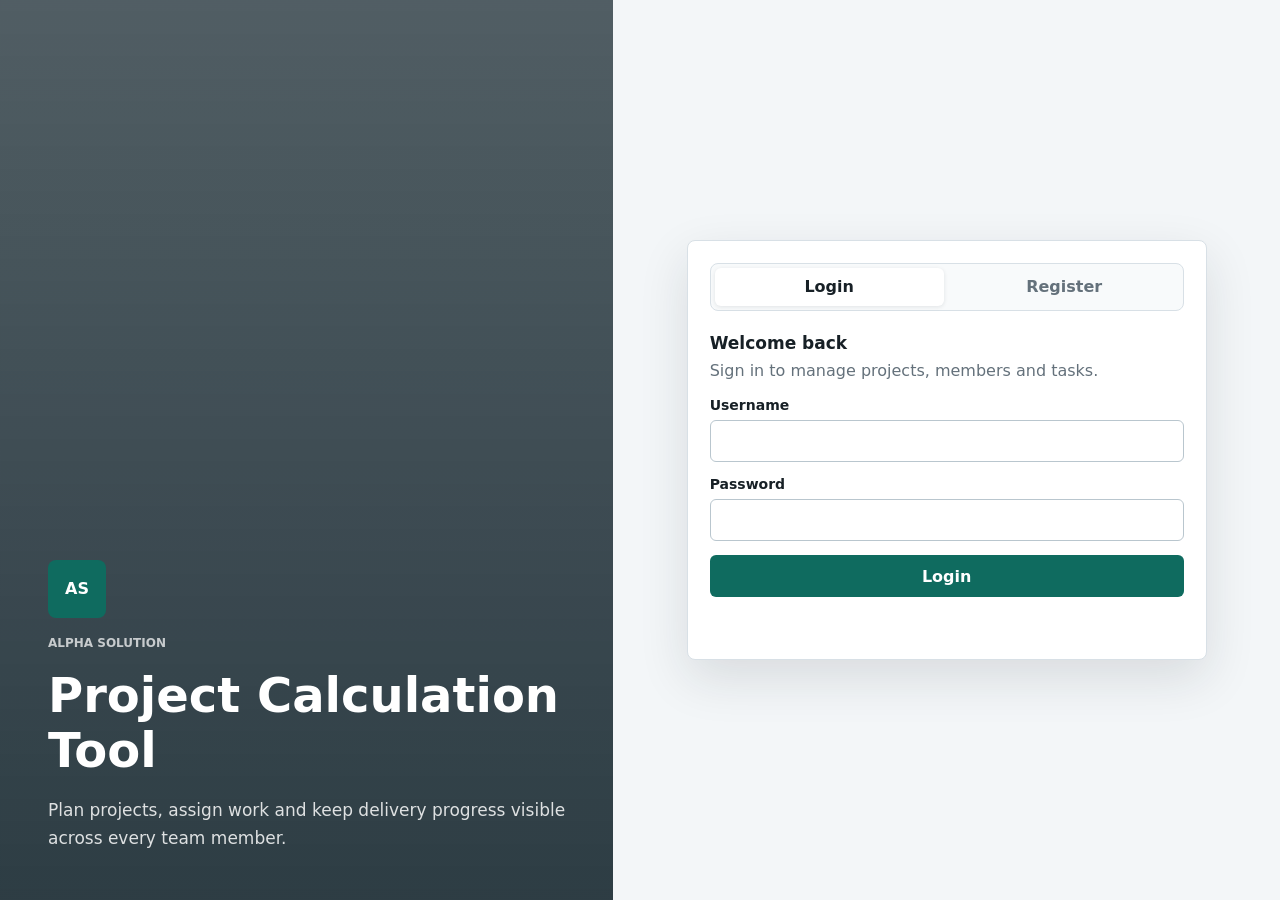
<file: frontend/index.html>
<!doctype html>
<html lang="en">
<head>
    <meta charset="utf-8">
    <meta name="viewport" content="width=device-width, initial-scale=1">
    <title>Alpha Solution Calculation Tool</title>
    <link rel="stylesheet" href="css/app.css">
</head>
<body>
<main class="app-shell">
    <section id="loginPanel" class="auth-layout">
        <div class="auth-hero" aria-label="Alpha Solution">
            <div class="brand-mark">AS</div>
            <p class="eyebrow">Alpha Solution</p>
            <h1>Project Calculation Tool</h1>
            <p class="hero-copy">Plan projects, assign work and keep delivery progress visible across every team member.</p>
        </div>

        <section class="auth-card" aria-label="Authentication">
            <div class="auth-tabs" role="tablist" aria-label="Authentication mode">
                <button id="showLoginButton" class="tab-button active" type="button">Login</button>
                <button id="showRegisterButton" class="tab-button" type="button">Register</button>
            </div>

            <form id="loginForm" class="auth-form">
                <div>
                    <h2>Welcome back</h2>
                    <p>Sign in to manage projects, members and tasks.</p>
                </div>
                <label>
                    Username
                    <input id="username" type="text" autocomplete="username" required>
                </label>
                <label>
                    Password
                    <input id="password" type="password" autocomplete="current-password" required>
                </label>
                <button id="loginButton" type="submit">Login</button>
                <p id="loginMessage" class="message" role="status"></p>
            </form>

            <form id="registerForm" class="auth-form" hidden>
                <div>
                    <h2>Create account</h2>
                    <p>Create a project manager or team member profile for local testing.</p>
                </div>
                <label>
                    Username
                    <input id="registerUsername" type="text" autocomplete="username" required>
                </label>
                <label>
                    Email
                    <input id="registerEmail" type="email" autocomplete="email" required>
                </label>
                <label>
                    Password
                    <input id="registerPassword" type="password" autocomplete="new-password" required>
                </label>
                <div class="form-row">
                    <label>
                        System role
                        <select id="registerRole" required>
                            <option value="PROJECT_MANAGER">Project Manager</option>
                            <option value="TEAM_MEMBER">Team Member</option>
                        </select>
                    </label>
                    <label>
                        Alpha role
                        <select id="registerAlphaRole" required>
                            <option value="ProjectManager">Project Manager</option>
                            <option value="Developer">Developer</option>
                            <option value="FrontendDeveloper">Frontend Developer</option>
                            <option value="BackendDeveloper">Backend Developer</option>
                            <option value="FullstackDeveloper">Fullstack Developer</option>
                            <option value="Tester">Tester</option>
                            <option value="UXDesigner">UX Designer</option>
                            <option value="UIDesigner">UI Designer</option>
                            <option value="SolutionArchitect">Solution Architect</option>
                            <option value="DevOpsEngineer">DevOps Engineer</option>
                        </select>
                    </label>
                </div>
                <button id="registerButton" type="submit">Create account</button>
                <p id="registerMessage" class="message" role="status"></p>
            </form>
        </section>
    </section>

    <section id="workspace" class="workspace-shell" hidden>
        <aside class="sidebar">
            <div class="brand-row">
                <div class="brand-mark small">AS</div>
                <div>
                    <strong>Alpha Solution</strong>
                    <span>Calculation Tool</span>
                </div>
            </div>
            <nav class="nav-list" aria-label="Workspace navigation">
                <a href="#dashboard" class="nav-link active" data-view="dashboard">Dashboard</a>
                <a href="#projects" class="nav-link" data-view="projects">Projects</a>
                <a href="#members" class="nav-link" data-view="members">Members</a>
                <a href="#subprojects" class="nav-link" data-view="subprojects">Subprojects</a>
                <a href="#tasks" class="nav-link" data-view="tasks">Tasks</a>
                <a href="#subtasks" class="nav-link" data-view="subtasks">Subtasks</a>
            </nav>
        </aside>

        <section class="workspace-main">
            <header class="topbar">
                <div>
                    <p id="userKicker" class="eyebrow">Workspace</p>
                    <h1 id="workspaceTitle">Dashboard</h1>
                </div>
                <button id="logoutButton" class="secondary" type="button">Logout</button>
            </header>

            <div class="workspace-grid">
                <section id="dashboard" class="panel dashboard-panel" data-view-panel="dashboard">
                    <div class="dashboard-hero">
                        <div>
                            <p class="section-kicker">Overview</p>
                            <h2 id="dashboardWelcome">Welcome back</h2>
                        </div>
                        <button id="refreshDashboardButton" class="icon-button secondary" type="button" title="Refresh dashboard">↻</button>
                    </div>

                    <div id="dashboardStats" class="metric-grid"></div>
                    <div id="dashboardBreakdown" class="breakdown-grid"></div>

                    <div class="dashboard-section">
                        <div>
                            <p class="section-kicker">Focus</p>
                            <h2>Latest active projects</h2>
                        </div>
                        <div id="dashboardActivity" class="list"></div>
                    </div>
                </section>

                <aside id="projects" class="panel list-panel" data-view-panel="projects">
                    <div class="panel-header">
                        <div>
                            <p class="section-kicker">Portfolio</p>
                            <h2>Projects</h2>
                        </div>
                        <div class="toolbar">
                            <button id="createProjectButton" class="icon-button" type="button" title="Create project" hidden>+</button>
                            <button id="refreshProjectsButton" class="icon-button secondary" type="button" title="Refresh projects">↻</button>
                        </div>
                    </div>
                    <div id="projectsList" class="list"></div>
                </aside>

                <section id="members" class="panel members-panel" data-view-panel="members">
                    <div class="panel-header">
                        <div>
                            <p class="section-kicker">Team</p>
                            <h2 id="selectedMembersTitle">Members</h2>
                        </div>
                        <button id="addMemberButton" class="icon-button" type="button" title="Add member" hidden>+</button>
                    </div>
                    <div id="membersList" class="list"></div>
                </section>

                <section id="subprojects" class="panel detail-panel" data-view-panel="subprojects">
                    <div class="panel-header">
                        <div>
                            <p class="section-kicker">Breakdown</p>
                            <h2 id="selectedProjectTitle">Subprojects</h2>
                        </div>
                        <button id="createSubProjectButton" class="icon-button" type="button" title="Create subproject" hidden>+</button>
                    </div>
                    <div id="subProjectsList" class="list"></div>
                </section>

                <section id="tasks" class="panel detail-panel" data-view-panel="tasks">
                    <div class="panel-header">
                        <div>
                            <p class="section-kicker">Execution</p>
                            <h2 id="selectedSubProjectTitle">Tasks</h2>
                        </div>
                        <button id="createTaskButton" class="icon-button" type="button" title="Create task" hidden>+</button>
                    </div>
                    <div id="tasksList" class="list"></div>
                </section>

                <section id="subtasks" class="panel detail-panel" data-view-panel="subtasks">
                    <div class="panel-header">
                        <div>
                            <p class="section-kicker">Details</p>
                            <h2 id="selectedTaskTitle">Subtasks</h2>
                        </div>
                        <button id="createSubTaskButton" class="icon-button" type="button" title="Create subtask" hidden>+</button>
                    </div>
                    <div id="subTasksList" class="list"></div>
                </section>
            </div>

            <p id="workspaceMessage" class="toast-message" role="status"></p>
        </section>
    </section>
</main>

<dialog id="crudDialog">
    <form id="crudForm" method="dialog" class="dialog-panel">
        <div class="panel-header">
            <h2 id="dialogTitle">Edit</h2>
            <button id="closeDialogButton" class="icon-button secondary" type="button" title="Close">×</button>
        </div>
        <div id="dialogFields" class="form-grid"></div>
        <p id="dialogMessage" class="message" role="status"></p>
        <div class="dialog-actions">
            <button id="cancelDialogButton" class="secondary" type="button">Cancel</button>
            <button id="saveDialogButton" type="submit">Save</button>
        </div>
    </form>
</dialog>

<script type="module" src="js/app.js"></script>
</body>
</html>
</file>
<file: frontend/css/app.css>
:root {
    color-scheme: light;
    font-family: Inter, system-ui, -apple-system, BlinkMacSystemFont, "Segoe UI", sans-serif;
    background: #f3f6f8;
    color: #172026;
    --bg: #f3f6f8;
    --surface: #ffffff;
    --surface-soft: #f8fafb;
    --border: #d8e0e6;
    --border-strong: #b9c6ce;
    --text: #172026;
    --muted: #64717b;
    --primary: #0f6b5f;
    --primary-dark: #0a4f47;
    --primary-soft: #e8f5f2;
    --nav: #1f2a32;
    --danger: #a43622;
    --danger-soft: #fff0ed;
    --shadow: 0 18px 50px rgba(23, 32, 38, 0.12);
}

* {
    box-sizing: border-box;
}

[hidden] {
    display: none !important;
}

html {
    min-height: 100%;
    background: var(--bg);
}

body {
    min-height: 100vh;
    margin: 0;
}

h1,
h2,
p {
    margin: 0;
}

h1 {
    font-size: 28px;
    line-height: 1.15;
    font-weight: 760;
}

h2 {
    font-size: 17px;
    line-height: 1.2;
    font-weight: 760;
}

.app-shell {
    min-height: 100vh;
}

.auth-layout {
    min-height: 100vh;
    display: grid;
    grid-template-columns: minmax(360px, 0.92fr) minmax(420px, 1fr);
    align-items: stretch;
}

.auth-hero {
    display: flex;
    flex-direction: column;
    justify-content: flex-end;
    gap: 18px;
    padding: 48px;
    color: #ffffff;
    background:
        linear-gradient(rgba(18, 35, 43, 0.72), rgba(18, 35, 43, 0.88)),
        url("https://images.unsplash.com/photo-1552664730-d307ca884978?auto=format&fit=crop&w=1400&q=80");
    background-size: cover;
    background-position: center;
}

.auth-hero h1 {
    max-width: 560px;
    font-size: 48px;
}

.hero-copy {
    max-width: 560px;
    color: rgba(255, 255, 255, 0.84);
    font-size: 17px;
    line-height: 1.65;
}

.brand-mark {
    width: 58px;
    height: 58px;
    display: grid;
    place-items: center;
    border-radius: 8px;
    background: var(--primary);
    color: #ffffff;
    font-weight: 800;
    letter-spacing: 0;
}

.brand-mark.small {
    width: 40px;
    height: 40px;
    flex: 0 0 auto;
}

.eyebrow,
.section-kicker {
    color: var(--muted);
    font-size: 12px;
    font-weight: 800;
    letter-spacing: 0;
    text-transform: uppercase;
}

.auth-hero .eyebrow {
    color: rgba(255, 255, 255, 0.72);
}

.auth-card {
    width: min(520px, calc(100% - 48px));
    align-self: center;
    justify-self: center;
    background: var(--surface);
    border: 1px solid var(--border);
    border-radius: 8px;
    box-shadow: var(--shadow);
    padding: 22px;
}

.auth-tabs {
    display: grid;
    grid-template-columns: repeat(2, 1fr);
    gap: 6px;
    padding: 4px;
    margin-bottom: 22px;
    background: var(--surface-soft);
    border: 1px solid var(--border);
    border-radius: 8px;
}

.tab-button {
    height: 38px;
    background: transparent;
    color: var(--muted);
    border: 0;
}

.tab-button.active {
    background: var(--surface);
    color: var(--text);
    box-shadow: 0 1px 4px rgba(23, 32, 38, 0.1);
}

.auth-form {
    display: grid;
    gap: 14px;
}

.auth-form p {
    margin-top: 6px;
    color: var(--muted);
    line-height: 1.5;
}

.form-row {
    display: grid;
    grid-template-columns: repeat(2, minmax(0, 1fr));
    gap: 12px;
}

.workspace-shell {
    min-height: 100vh;
    display: grid;
    grid-template-columns: 248px minmax(0, 1fr);
}

.sidebar {
    position: sticky;
    top: 0;
    height: 100vh;
    padding: 22px 18px;
    background: var(--nav);
    color: #ffffff;
}

.brand-row {
    display: flex;
    align-items: center;
    gap: 12px;
    padding-bottom: 22px;
    border-bottom: 1px solid rgba(255, 255, 255, 0.12);
}

.brand-row span {
    display: block;
    margin-top: 2px;
    color: rgba(255, 255, 255, 0.64);
    font-size: 13px;
}

.nav-list {
    display: grid;
    gap: 6px;
    margin-top: 22px;
}

.nav-link {
    display: block;
    min-height: 40px;
    padding: 10px 12px;
    color: rgba(255, 255, 255, 0.76);
    text-decoration: none;
    border-radius: 6px;
    font-weight: 700;
}

.nav-link.active,
.nav-link:hover {
    background: rgba(255, 255, 255, 0.1);
    color: #ffffff;
}

.workspace-main {
    min-width: 0;
    padding: 24px;
}

.topbar {
    display: flex;
    align-items: center;
    justify-content: space-between;
    gap: 20px;
    margin-bottom: 20px;
}

.topbar .eyebrow {
    margin-bottom: 6px;
}

.workspace-grid {
    display: grid;
    grid-template-columns: minmax(0, 1fr);
    grid-template-areas: "active";
    gap: 16px;
    align-items: start;
}

.panel.is-active-view {
    grid-area: active;
    min-height: calc(100vh - 146px);
}

.panel {
    background: var(--surface);
    border: 1px solid var(--border);
    border-radius: 8px;
    padding: 16px;
    box-shadow: 0 1px 2px rgba(23, 32, 38, 0.04);
}

.dashboard-panel {
    display: grid;
    gap: 18px;
}

.dashboard-hero {
    display: flex;
    align-items: flex-start;
    justify-content: space-between;
    gap: 16px;
}

.metric-grid,
.breakdown-grid {
    display: grid;
    gap: 12px;
}

.metric-grid {
    grid-template-columns: repeat(3, minmax(0, 1fr));
}

.breakdown-grid {
    grid-template-columns: repeat(3, minmax(0, 1fr));
}

.metric-card {
    min-height: 112px;
    padding: 16px;
    background: var(--surface-soft);
    border: 1px solid var(--border);
    border-radius: 8px;
    color: var(--text);
    text-align: left;
}

button.metric-card {
    height: auto;
    cursor: pointer;
}

button.metric-card:hover,
button.metric-card:focus-visible {
    background: var(--primary-soft);
    border-color: var(--primary);
}

.metric-card span {
    display: block;
    color: var(--muted);
    font-size: 13px;
    font-weight: 800;
    text-transform: uppercase;
}

.metric-card strong {
    display: block;
    margin-top: 18px;
    font-size: 34px;
    line-height: 1;
}

.metric-card.compact {
    min-height: 96px;
    background: #ffffff;
}

.dashboard-section {
    display: grid;
    gap: 12px;
    margin-top: 4px;
}

.list-panel {
    min-height: calc(100vh - 146px);
}

.panel-header {
    display: flex;
    align-items: flex-start;
    justify-content: space-between;
    gap: 12px;
    margin-bottom: 14px;
}

.section-kicker {
    margin-bottom: 5px;
}

.toolbar,
.item-actions,
.dialog-actions {
    display: flex;
    align-items: center;
    gap: 8px;
}

label {
    display: grid;
    gap: 7px;
    font-size: 14px;
    font-weight: 760;
}

input,
select,
textarea {
    width: 100%;
    height: 42px;
    border: 1px solid var(--border-strong);
    border-radius: 6px;
    padding: 0 12px;
    font: inherit;
    background: #ffffff;
    color: var(--text);
}

input:focus,
select:focus,
textarea:focus {
    outline: 3px solid rgba(15, 107, 95, 0.18);
    border-color: var(--primary);
}

textarea {
    height: auto;
    min-height: 92px;
    padding: 10px 12px;
    resize: vertical;
}

button {
    height: 42px;
    border: 0;
    border-radius: 6px;
    padding: 0 14px;
    background: var(--primary);
    color: #ffffff;
    font: inherit;
    font-weight: 800;
    cursor: pointer;
}

button:hover {
    background: var(--primary-dark);
}

button:disabled,
input:disabled,
select:disabled,
textarea:disabled {
    cursor: not-allowed;
    opacity: 0.62;
}

button.secondary {
    background: #2b3740;
}

.icon-button {
    width: 42px;
    padding: 0;
    flex: 0 0 auto;
}

.small-button {
    height: 32px;
    padding: 0 10px;
    font-size: 13px;
    background: #edf3f2;
    color: var(--text);
    border: 1px solid var(--border);
}

.small-button:hover {
    background: #dfece9;
}

.small-button.danger {
    background: var(--danger-soft);
    color: var(--danger);
    border-color: #efb8ad;
}

.message {
    min-height: 20px;
    color: var(--muted);
    font-size: 14px;
}

.field-hint {
    grid-column: 1 / -1;
    padding: 10px 12px;
    color: var(--primary-dark);
    background: var(--primary-soft);
    border: 1px solid #bfe1d8;
    border-radius: 6px;
    font-size: 13px;
    font-weight: 760;
}

.toast-message {
    position: fixed;
    right: 24px;
    bottom: 24px;
    min-height: 0;
    max-width: min(420px, calc(100% - 48px));
    padding: 12px 14px;
    color: #ffffff;
    background: rgba(31, 42, 50, 0.94);
    border-radius: 8px;
    box-shadow: var(--shadow);
    opacity: 0;
    transform: translateY(8px);
    pointer-events: none;
    transition: opacity 0.18s ease, transform 0.18s ease;
}

.toast-message:not(:empty) {
    opacity: 1;
    transform: translateY(0);
}

.list {
    display: grid;
    gap: 10px;
}

.item {
    width: 100%;
    text-align: left;
    border: 1px solid var(--border);
    border-radius: 8px;
    padding: 12px;
    background: var(--surface);
    color: var(--text);
    display: grid;
    grid-template-columns: minmax(0, 1fr) auto;
    gap: 12px;
    align-items: start;
}

.item:has(.selectable:hover),
.item.active {
    border-color: var(--primary);
    background: var(--primary-soft);
}

.item.muted {
    display: block;
    min-height: 88px;
    padding: 14px;
    color: var(--muted);
    background: var(--surface-soft);
    border-style: dashed;
    line-height: 1.45;
}

.item.loading {
    position: relative;
    padding-left: 40px;
}

.item.loading::before {
    content: "";
    position: absolute;
    left: 14px;
    top: 22px;
    width: 12px;
    height: 12px;
    border: 2px solid var(--border);
    border-top-color: var(--primary);
    border-radius: 50%;
    animation: spin 0.8s linear infinite;
}

.item-content {
    min-width: 0;
}

.item-content.selectable {
    cursor: pointer;
}

.item-content.selectable:focus-visible {
    outline: 3px solid rgba(15, 107, 95, 0.22);
    outline-offset: 3px;
    border-radius: 4px;
}

.item-title {
    font-weight: 800;
    overflow-wrap: anywhere;
}

.meta {
    margin-top: 5px;
    color: var(--muted);
    font-size: 13px;
    line-height: 1.35;
    overflow-wrap: anywhere;
}

#crudDialog {
    width: min(560px, calc(100% - 32px));
    border: 0;
    border-radius: 8px;
    padding: 0;
    box-shadow: 0 24px 70px rgba(23, 32, 38, 0.26);
}

#crudDialog::backdrop {
    background: rgba(23, 32, 38, 0.42);
}

.dialog-panel {
    padding: 18px;
}

.form-grid {
    display: grid;
    grid-template-columns: repeat(2, minmax(0, 1fr));
    gap: 12px;
}

.form-grid label:has(textarea) {
    grid-column: 1 / -1;
}

.dialog-actions {
    justify-content: flex-end;
    margin-top: 16px;
}

@keyframes spin {
    to {
        transform: rotate(360deg);
    }
}

@media (max-width: 1180px) {
    .auth-layout {
        grid-template-columns: 1fr;
    }

    .auth-hero {
        min-height: 360px;
    }

    .auth-card {
        margin: 32px 0;
    }

    .workspace-shell {
        grid-template-columns: 1fr;
    }

    .sidebar {
        position: static;
        height: auto;
    }

    .nav-list {
        grid-template-columns: repeat(3, minmax(0, 1fr));
    }

    .panel.is-active-view,
    .list-panel {
        min-height: calc(100vh - 214px);
    }
}

@media (max-width: 760px) {
    .auth-hero {
        min-height: 320px;
        padding: 28px;
    }

    .auth-hero h1 {
        font-size: 34px;
    }

    .auth-card {
        width: calc(100% - 24px);
    }

    .form-row,
    .metric-grid,
    .breakdown-grid,
    .workspace-grid,
    .topbar,
    .item,
    .form-grid {
        grid-template-columns: 1fr;
    }

    .workspace-main {
        padding: 14px;
    }

    .topbar {
        display: grid;
    }

    .nav-list {
        grid-template-columns: repeat(2, minmax(0, 1fr));
    }

    .item-actions {
        justify-content: flex-start;
        flex-wrap: wrap;
    }
}
</file>
